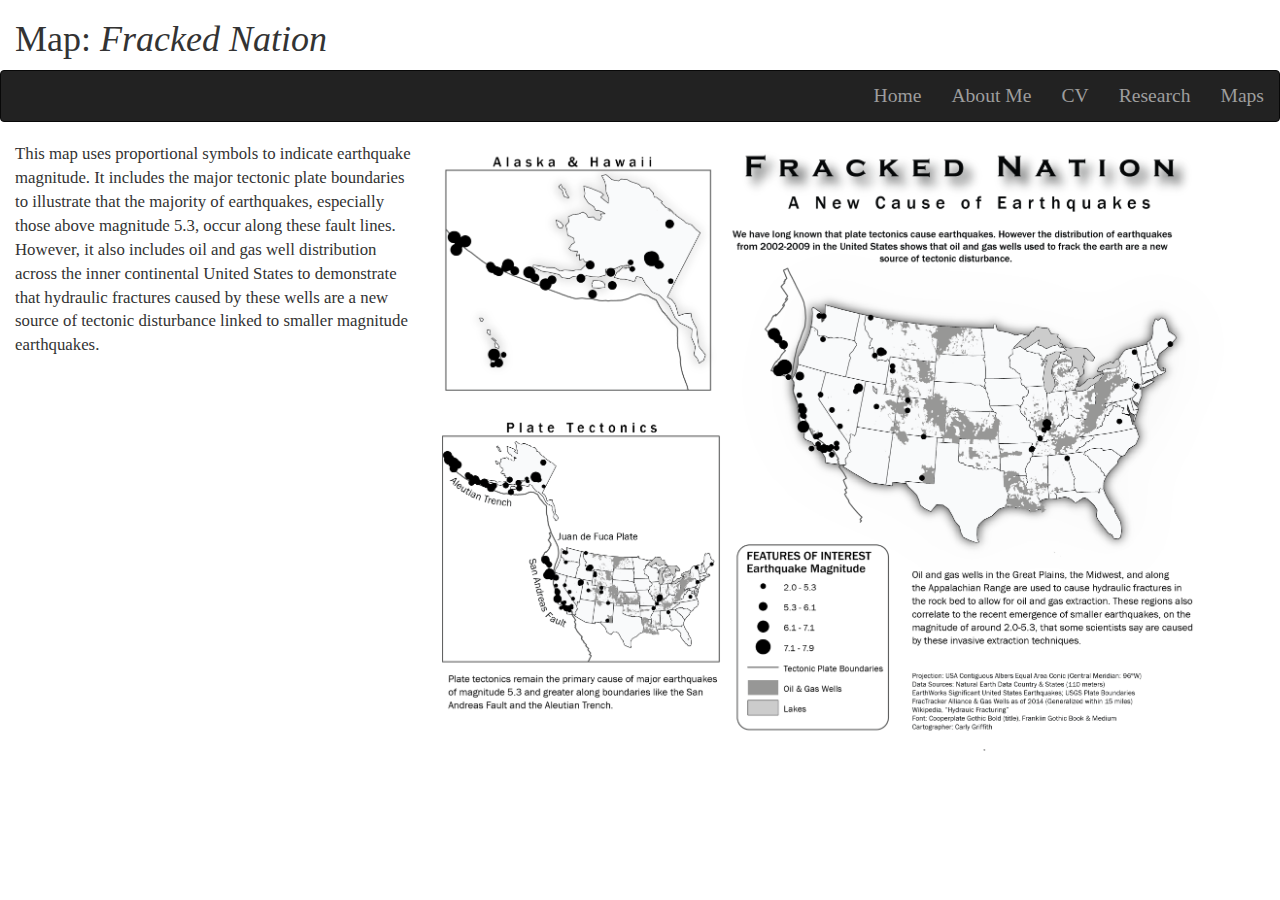
<file: maps_fracked.html>
<!doctype html>
<html lang="en">
    <head>
        <meta charset="utf-8">
        <meta http-equiv="X-UA-Compatible" content="IE=edge">
        <meta name="viewport" content="width=device-width, initial-scale=1">
        <meta name="description" content="A personal website for Carly Griffith">
        <link rel="stylesheet" href="css/bootstrap.min.css">
        <link rel="stylesheet" href="style.css">
        <title>Fracked Nation Map</title>
    </head>
    <body>
    <div class="container-fluid">
        <h1>Map: <em>Fracked Nation</em></h1>
    </div> 
    <nav class="navbar navbar-inverse">
    <div class="container-fluid">
    <ul class="nav navbar-nav navbar-right">
            <li><a href="index.html">Home</a></li>
            <li><a href="about.html">About Me</a></li>
            <li><a href="cv.html">CV</a></li>
            <li><a href="research.html">Research</a></li>
            <li><a href="maps.html">Maps</a></li>
        </ul>
    </div>    
    </nav> 
    <div class="container-fluid">   
        <div class="row">
            <div class="col-md-4">
            <p>This map uses proportional symbols to indicate earthquake magnitude. It includes the major tectonic plate boundaries to illustrate that the majority of earthquakes, especially those above magnitude 5.3, occur along these fault lines. However, it also includes oil and gas well distribution across the inner continental United States to demonstrate that hydraulic fractures caused by these wells are a new source of tectonic disturbance linked to smaller magnitude earthquakes.</p>    
            </div>    
            <div class="col-md-8">   
        <a href="assets/Earthquakes_300.png"><img src="assets/Earthquakes_300.png" style="width:100%" class="projectImage"></a>
            </div>     
        </div>    
    </div>
</file>
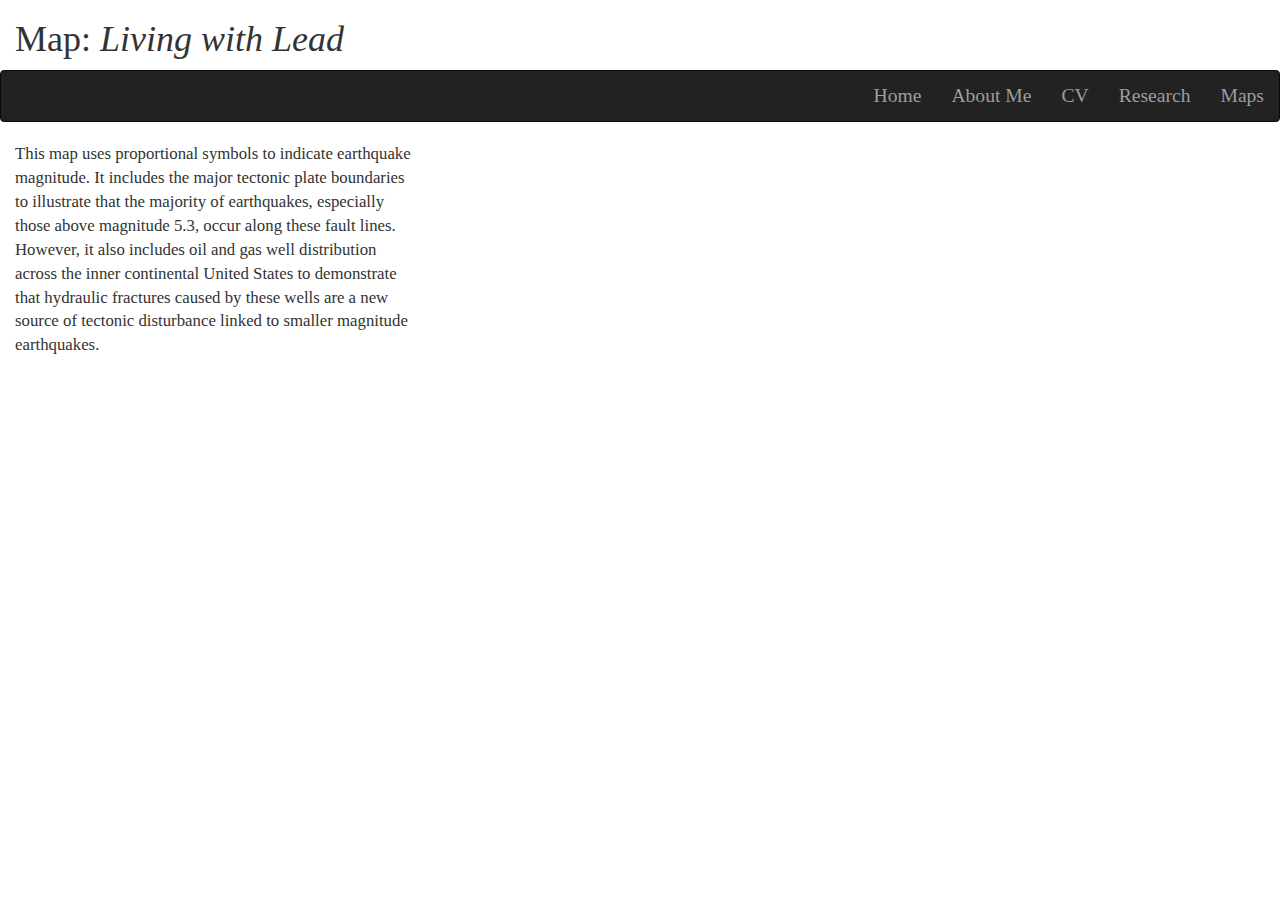
<file: maps_guide1.html>
<!doctype html>
<html lang="en">
    <head>
        <meta charset="utf-8">
        <meta http-equiv="X-UA-Compatible" content="IE=edge">
        <meta name="viewport" content="width=device-width, initial-scale=1">
        <meta name="description" content="A personal website for Carly Griffith">
        <link rel="stylesheet" href="css/bootstrap.min.css">
        <link rel="stylesheet" href="style.css">
        <title>Milwaukee Lead Crisis Story Map</title>
    </head>
    <body>
    <div class="container-fluid">
        <h1>Map: <em>Living with Lead</em></h1>
    </div> 
    <nav class="navbar navbar-inverse">
    <div class="container-fluid">
    <ul class="nav navbar-nav navbar-right">
            <li><a href="index.html">Home</a></li>
            <li><a href="about.html">About Me</a></li>
            <li><a href="cv.html">CV</a></li>
            <li><a href="research.html">Research</a></li>
            <li><a href="maps.html">Maps</a></li>
        </ul>
    </div>    
    </nav> 
    <div class="container-fluid">   
        <div class="row">
            <div class="col-md-4">
            <p>This map uses proportional symbols to indicate earthquake magnitude. It includes the major tectonic plate boundaries to illustrate that the majority of earthquakes, especially those above magnitude 5.3, occur along these fault lines. However, it also includes oil and gas well distribution across the inner continental United States to demonstrate that hydraulic fractures caused by these wells are a new source of tectonic disturbance linked to smaller magnitude earthquakes.</p>    
            </div>    
            <div class="col-md-8">   
        	<iframe src="https://storymaps.arcgis.com/stories/67d32342012541d09d2fea66857f46d4" width="100%" height="500px" frameborder="0" allowfullscreen allow="geolocation"></iframe>
            </div>     
        </div>    
    </div>
</file>
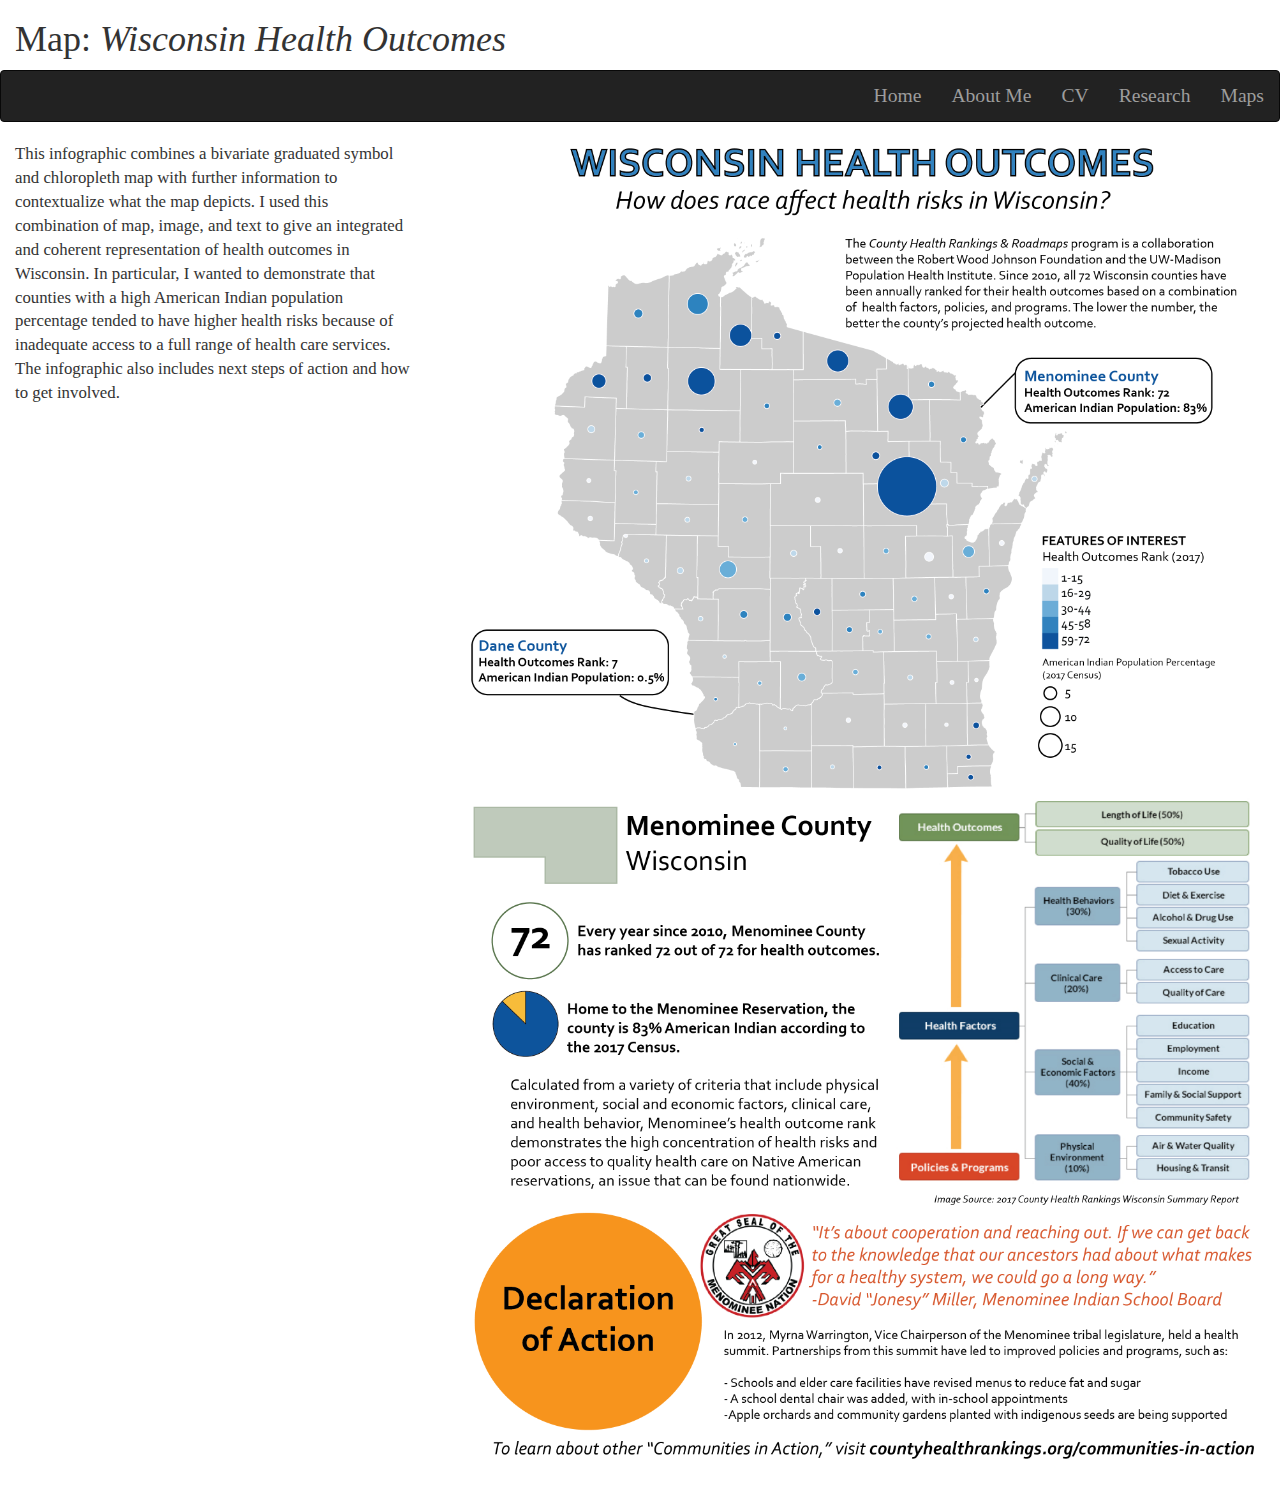
<file: maps_health.html>
<!doctype html>
<html lang="en">
    <head>
        <meta charset="utf-8">
        <meta http-equiv="X-UA-Compatible" content="IE=edge">
        <meta name="viewport" content="width=device-width, initial-scale=1">
        <meta name="description" content="A personal website for Carly Griffith">
        <link rel="stylesheet" href="css/bootstrap.min.css">
        <link rel="stylesheet" href="style.css">
        <title>Health Outcomes Map</title>
    </head>
    <body>
    <div class="container-fluid">
        <h1>Map: <em>Wisconsin Health Outcomes</em></h1>
    </div> 
    <nav class="navbar navbar-inverse">
    <div class="container-fluid">
    <ul class="nav navbar-nav navbar-right">
            <li><a href="index.html">Home</a></li>
            <li><a href="about.html">About Me</a></li>
            <li><a href="cv.html">CV</a></li>
            <li><a href="research.html">Research</a></li>
            <li><a href="maps.html">Maps</a></li>
        </ul>
    </div>    
    </nav> 
    <div class="container-fluid">   
        <div class="row">
            <div class="col-md-4">
            <p>This infographic combines a bivariate graduated symbol and chloropleth map with further information to contextualize what the map depicts. I used this combination of map, image, and text to give an integrated and coherent representation of health outcomes in Wisconsin. In particular, I wanted to demonstrate that counties with a high American Indian population percentage tended to have higher health risks because of inadequate access to a full range of health care services. The infographic also includes next steps of action and how to get involved.</p>    
            </div>    
            <div class="col-md-8">   
        <a href="assets/HealthOutcomes_300.png"><img src="assets/HealthOutcomes_300.png" style="width:100%" class="projectImage"></a>
            </div>     
        </div>    
    </div>
</file>
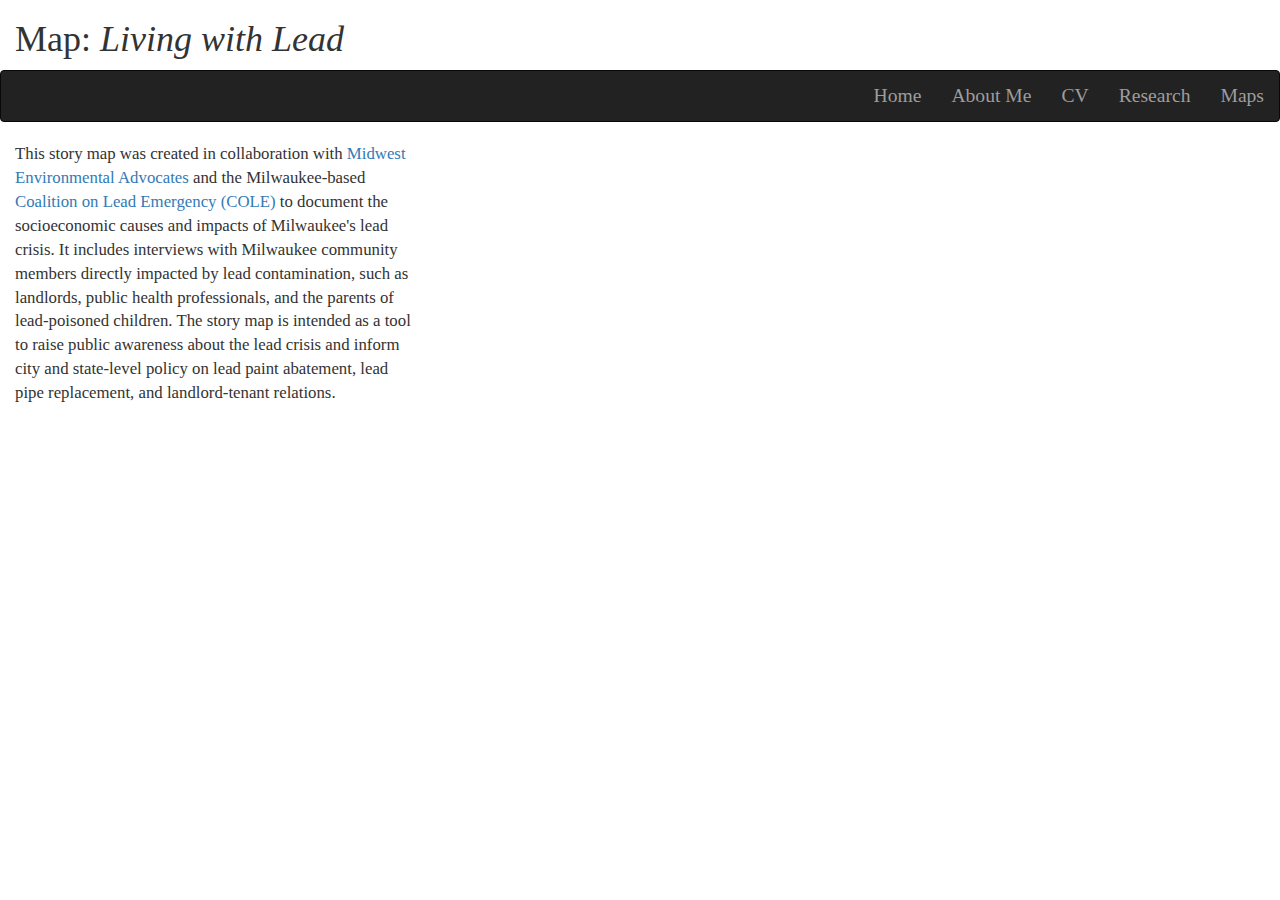
<file: maps_lead.html>
<!doctype html>
<html lang="en">
    <head>
        <meta charset="utf-8">
        <meta http-equiv="X-UA-Compatible" content="IE=edge">
        <meta name="viewport" content="width=device-width, initial-scale=1">
        <meta name="description" content="A personal website for Carly Griffith">
        <link rel="stylesheet" href="css/bootstrap.min.css">
        <link rel="stylesheet" href="style.css">
        <title>Milwaukee Lead Crisis Story Map</title>
    </head>
    <body>
    <div class="container-fluid">
        <h1>Map: <em>Living with Lead</em></h1>
    </div> 
    <nav class="navbar navbar-inverse">
    <div class="container-fluid">
    <ul class="nav navbar-nav navbar-right">
            <li><a href="index.html">Home</a></li>
            <li><a href="about.html">About Me</a></li>
            <li><a href="cv.html">CV</a></li>
            <li><a href="research.html">Research</a></li>
            <li><a href="maps.html">Maps</a></li>
        </ul>
    </div>    
    </nav> 
    <div class="container-fluid">   
        <div class="row">
            <div class="col-md-4">
            <p>This story map was created in collaboration with <a href="https://midwestadvocates.org/">Midwest Environmental Advocates</a> and the Milwaukee-based <a href="http://coalitiononleademergency.org/">Coalition on Lead Emergency (COLE)</a> to document the socioeconomic causes and impacts of Milwaukee's lead crisis. It includes interviews with Milwaukee community members directly impacted by lead contamination, such as landlords, public health professionals, and the parents of lead-poisoned children. The story map is intended as a tool to raise public awareness about the lead crisis and inform city and state-level policy on lead paint abatement, lead pipe replacement, and landlord-tenant relations.</p>    
            </div>    
            <div class="col-md-8">   
        	<iframe src="https://storymaps.arcgis.com/stories/67d32342012541d09d2fea66857f46d4" width="100%" height="500px" frameborder="0" allowfullscreen allow="geolocation"></iframe>
            </div>     
        </div>    
    </div>
</file>
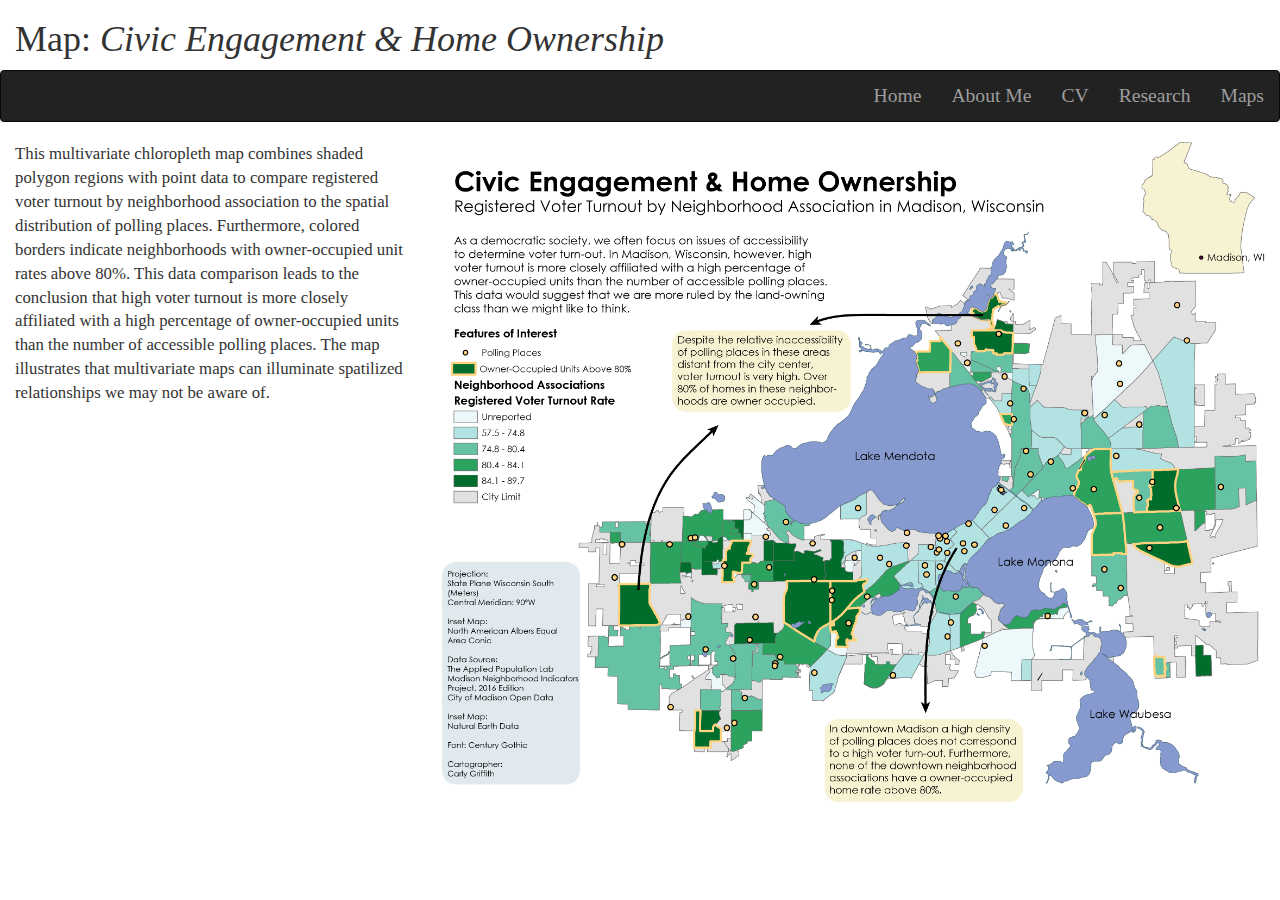
<file: maps_voters.html>
<!doctype html>
<html lang="en">
    <head>
        <meta charset="utf-8">
        <meta http-equiv="X-UA-Compatible" content="IE=edge">
        <meta name="viewport" content="width=device-width, initial-scale=1">
        <meta name="description" content="A personal website for Carly Griffith">
        <link rel="stylesheet" href="css/bootstrap.min.css">
        <link rel="stylesheet" href="style.css">
        <title>Civic Engagement Map</title>
    </head>
    <body>
    <div class="container-fluid">
        <h1>Map: <em>Civic Engagement & Home Ownership</em></h1>
    </div> 
    <nav class="navbar navbar-inverse">
    <div class="container-fluid">
    <ul class="nav navbar-nav navbar-right">
            <li><a href="index.html">Home</a></li>
            <li><a href="about.html">About Me</a></li>
            <li><a href="cv.html">CV</a></li>
            <li><a href="research.html">Research</a></li>
            <li><a href="maps.html">Maps</a></li>
        </ul>
    </div>    
    </nav> 
    <div class="container-fluid">   
        <div class="row">
            <div class="col-md-4">
            <p>This multivariate chloropleth map combines shaded polygon regions with point data to compare registered voter turnout by neighborhood association to the spatial distribution of polling places. Furthermore, colored borders indicate neighborhoods with owner-occupied unit rates above 80%. This data comparison leads to the conclusion that high voter turnout is more closely affiliated with a high percentage of owner-occupied units than the number of accessible polling places. The map illustrates that multivariate maps can illuminate spatilized relationships we may not be aware of.</p>    
            </div>    
            <div class="col-md-8">   
        <a href="assets/Voter_Turnout_300.png"><img src="assets/Voter_Turnout_300.png" style="width:100%" class="projectImage"></a>
            </div>     
        </div>    
    </div>
</file>
<file: style.css>
.imgTitle {
    overflow: hidden;
    position: relative;
}

.imgTitle img {
    max-width:100%;
}

.barn {
    position: relative; 
    max-width: 100%; /* Maximum width */
    margin: 0 auto; /* Center it */
}

.lantern {
    position: relative; 
    max-width: 410px; /* Maximum width */
    margin: 0 auto; /* Center it */
}

.overlay {
    position: absolute; /* Position the background text */
    bottom: 0; /* At the bottom. Use top:0 to append it to the top */
    background: rgba(0, 0, 0, 0.5); /* Black background with 0.5 opacity */
    color: #f1f1f1; /* Grey text */
    width: calc(100% - 30px); /* Within margins */
    padding: 15px; /* Some padding */
    text-align: right; 
    font-family: "Iowan Old Style", serif;
    font-style: italic;
    font-size: 140%;
}

.container {
    position: absolute;
    left: 0; 
    right: 0; 
    margin-left: auto;
    margin-right: auto;
    bottom: 0;
    max-width: 810px;
    width: 100%;
    background: rgba(0, 0, 0, 0.5);
    padding: 15px;
    text-align: right; 
    font-family: "Iowan Old Style", serif;
    font-style: italic;
    font-size: 140%;
    color: #f1f1f1;  
}

.content {
    display: block;
    position: absolute; 
    left: 0; 
    right: 0; 
    margin-left: auto; 
    margin-right: auto; 
    bottom: 0; 
    background: rgba(0, 0, 0, 0.5); 
    color: #f1f1f1; 
    max-width: 410px; 
    width: 100%;
    padding: 15px; 
    text-align: right;
    font-family: "Iowan Old Style", serif;
    font-style: italic;
    font-size: 140%;
}

img {
    display: block;
    margin-left: auto;
    margin-right: auto;
}

.row2 {
  display: flex;
  flex-wrap: wrap;
  padding: 0 20px;
}

.projectImage{
	padding-bottom: 50px;
}

/* Create four equal columns that sits next to each other */
.column {
  flex: 33%;
  max-width: 33%;
  padding: 0 30px;
}

.column img {
  margin-top: 35px;
}

/* Responsive layout - makes a two column-layout instead of four columns */
@media (max-width: 800px) {
  .column {
    flex: 50%;
    max-width: 50%;
  }
}

/* Responsive layout - makes the two columns stack on top of each other instead of next to each other */
@media (max-width: 600px) {
  .column {
    flex: 100%;
    max-width: 100%;
  }
}

.img_test{
	box-shadow: 0 4px 8px 0 rgba(0,0,0, 0.1);
}

.button {
    position: relative;
    bottom: 0;
    background-color: darkgray;
    border: none;
    color: white;
    padding: 15px;
    text-align: center;
    font-family: "Iowan Old Style", serif;
    color: white;
    display: inline-block;
    font-size: 16px;
    border-radius: 10px;
    font-style: italic;
    font-size: 160%;
}

h1 {
    font-family: "Iowan Old Style", serif;
}
h2 {
    font-family: "Iowan Old Style", serif;
    font-style: italic;
    text-align: center;
}
li {
    font-family: "Iowan Old Style", serif;
    color: white;
    font-size: 130%;
    display: inline-block;
    vertical-align: middle;
}
h4 {
    font-family: "Iowan Old Style", serif;
    font-style: italic;
    background-color: black;
    color: white;
    text-align: right;
    font-size: 140%;
}
p {
    font-family: "Iowan Old Style", serif;
    font-size: 120%;
}

h3 {
    font-family: "Iowan Old Style", serif;
}

.footer {
    position: relative; 
    bottom: 0; 
    background-color: darkgray; 
    color: white; 
    width: 100%; 
    padding: 15px; 
    text-align: left;
    font-family: "Iowan Old Style", serif;
    font-style: italic;
    font-size: 150%;
    border-radius: 10px;
}
li {
    font-family: "Iowan Old Style", serif;
    color: black;
    font-size: 140%
}
hr { 
    display: block;
    margin-top: 0.5em;
    margin-bottom: 0.5em;
    margin-left: auto;
    margin-right: auto;
    border-style: inset;
    border-width: 1px;
}
h5 {
    font-family: "Iowan Old Style", serif;
    font-style: italic;
    text-align: center;
    font-size: 180%;
}
</file>
